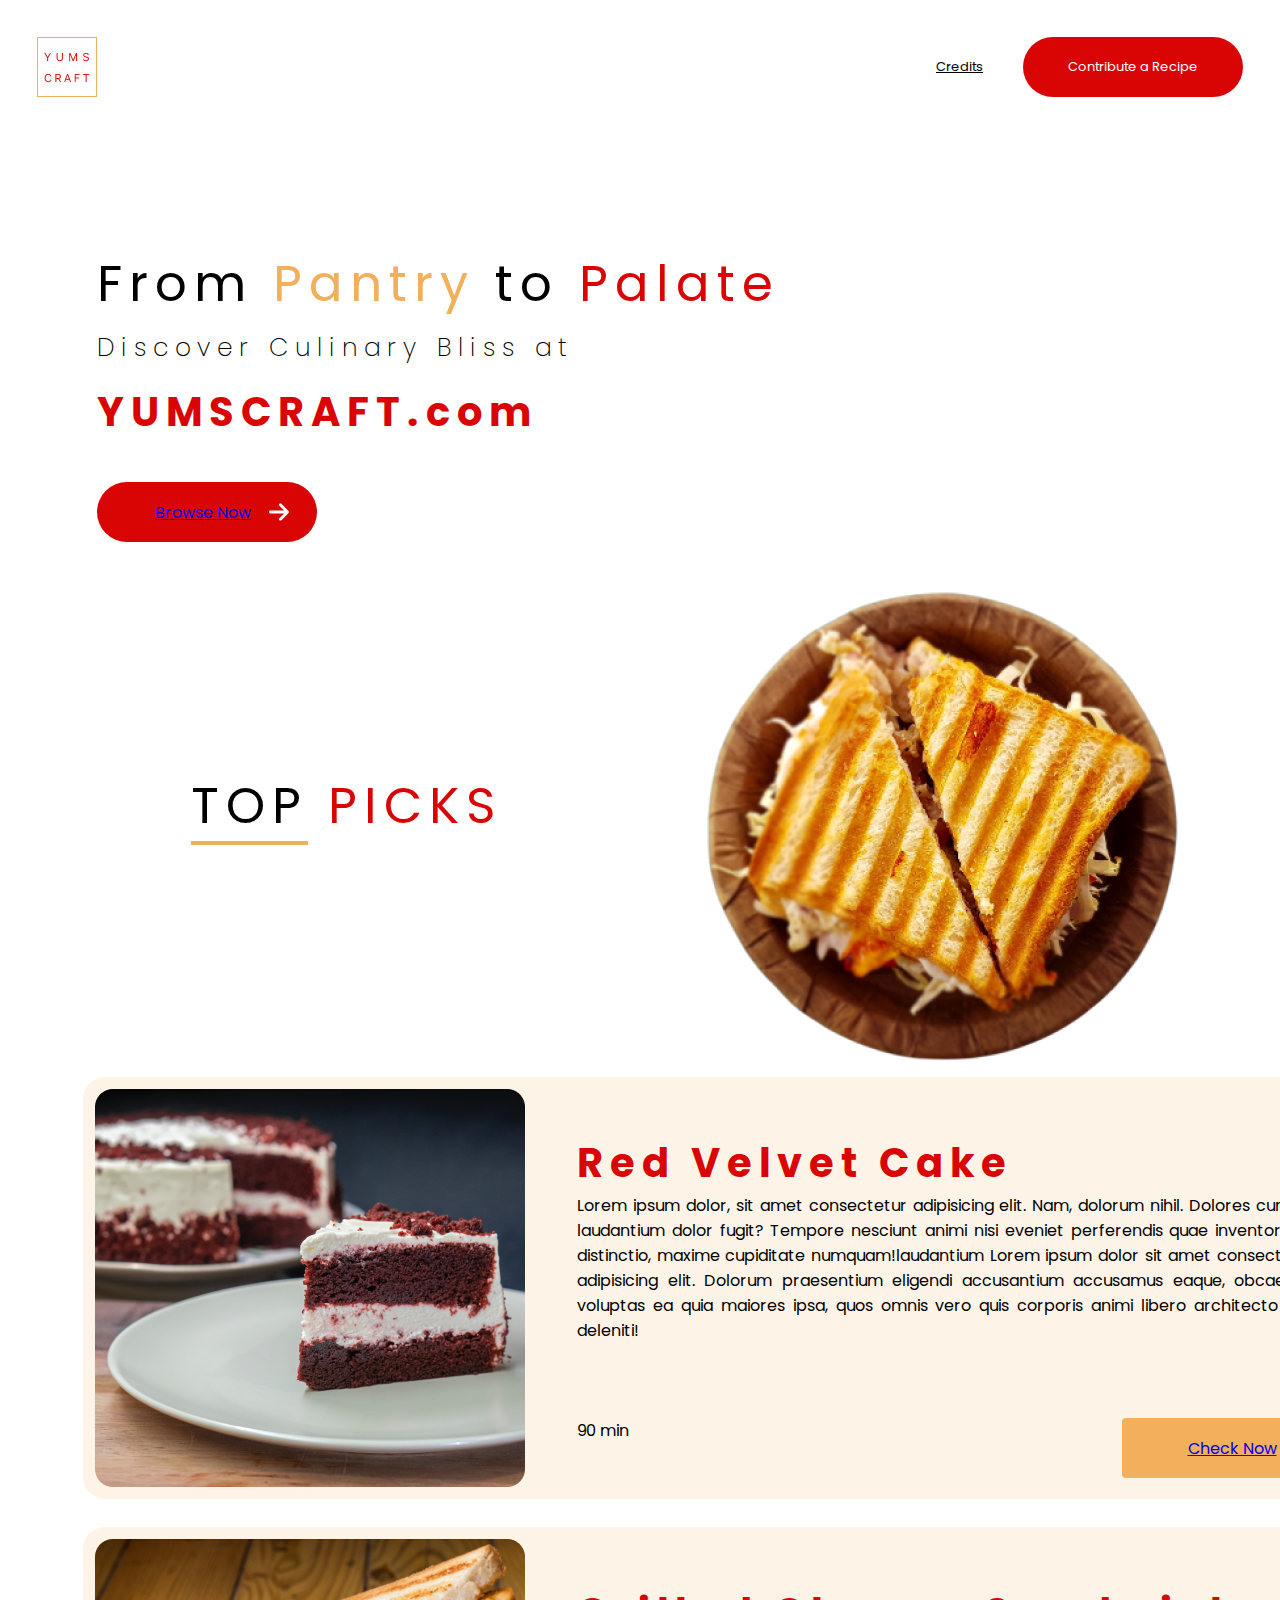
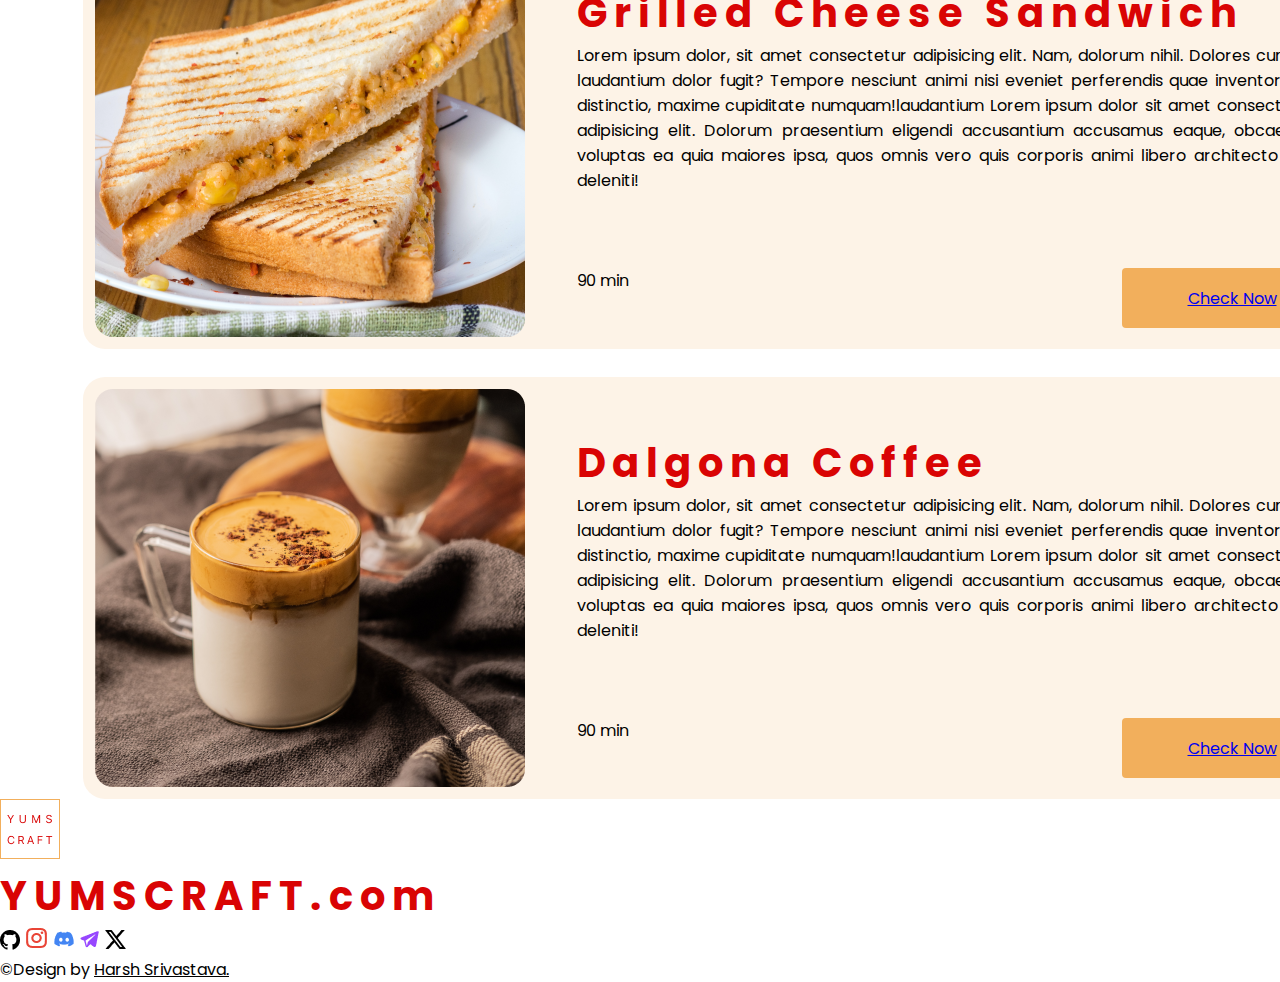
<file: index.html>
<!DOCTYPE html>
<html lang="en">
<head>
    <meta charset="UTF-8">
    <meta name="viewport" content="width=device-width, initial-scale=1.0">
    <title>Food Recipes | Odin Project</title>
    <link rel="stylesheet" href="stylesheet.css">
    <link rel="preconnect" href="https://fonts.googleapis.com">
<link rel="preconnect" href="https://fonts.gstatic.com" crossorigin>
<link href="https://fonts.googleapis.com/css2?family=Poppins:wght@200;300;400;700&display=swap" rel="stylesheet">
</head>
<body>
    <header>
        <nav>
            <img src="images/logos/logo.png" alt="company logo" id="logo">
            <ul>
                <li> <a href="./recipes/credits.html" style="color: black;">Credits</a></li>
                <li><button class="button">Contribute a Recipe</button></li>
            </ul>
        </nav>

        <div class="left">
                <h1>From <span style="color: #F2AF5C;">Pantry</span> to <span style="color: #D90404;">Palate</span></h1>
                <h3>Discover Culinary Bliss at</h3>
                <h2><span style="color: #D90404;">YUMSCRAFT.com</span></h2>
                <button class="button" id="browse"><a href="#recommendation">Browse Now</a> <span id="arrow"><svg xmlns="http://www.w3.org/2000/svg" height="24" width="20" viewBox="0 0 448 512"><!--!Font Awesome Free 6.5.1 by @fontawesome - https://fontawesome.com License - https://fontawesome.com/license/free Copyright 2024 Fonticons, Inc.--><path fill="#ffffff" d="M438.6 278.6c12.5-12.5 12.5-32.8 0-45.3l-160-160c-12.5-12.5-32.8-12.5-45.3 0s-12.5 32.8 0 45.3L338.8 224 32 224c-17.7 0-32 14.3-32 32s14.3 32 32 32l306.7 0L233.4 393.4c-12.5 12.5-12.5 32.8 0 45.3s32.8 12.5 45.3 0l160-160z"/></svg></span></button>
        </div>
        <div class="right">
            <img src="./images/headerimg.png" alt="headerimage">
        </div>
    </header>
    <section id="recommendation">
        <h1><span id="top">Top</span> <span style="color: #D90404;">Picks</span></h1>
        <div class="item" id="one">
            <img src="./images/redvelvetcake.png" alt="Red Velvet Cake Image">
            <div class="right">
                <h2><span style="color: #D90404;">Red Velvet Cake</span></h2>
                <p>Lorem ipsum dolor, sit amet consectetur adipisicing elit. Nam, dolorum nihil. Dolores cum sit laudantium dolor fugit? Tempore nesciunt animi nisi eveniet perferendis quae inventore et distinctio, maxime cupiditate numquam!laudantium Lorem ipsum dolor sit amet consectetur adipisicing elit. Dolorum praesentium eligendi accusantium accusamus eaque, obcaecati voluptas ea quia maiores ipsa, quos omnis vero quis corporis animi libero architecto iure deleniti!</p>
                <br><br><br><br>
                <p style="display: inline-flex; width: auto;">90 min</p>
                <button class="button"><a href="./recipes/red-velvet.html">Check Now</a></button>
            </div>
        </div>
        <div class="item" id="one">
            <img src="./images/sandwich.png" alt="Sandwich Image">
            <div class="right">
                <h2><span style="color: #D90404;">Grilled Cheese Sandwich</span></h2>
                <p>Lorem ipsum dolor, sit amet consectetur adipisicing elit. Nam, dolorum nihil. Dolores cum sit laudantium dolor fugit? Tempore nesciunt animi nisi eveniet perferendis quae inventore et distinctio, maxime cupiditate numquam!laudantium Lorem ipsum dolor sit amet consectetur adipisicing elit. Dolorum praesentium eligendi accusantium accusamus eaque, obcaecati voluptas ea quia maiores ipsa, quos omnis vero quis corporis animi libero architecto iure deleniti!</p>
                <br><br><br><br>
                <p style="display: inline-flex; width: auto;">90 min</p>
                <button class="button"><a href="./recipes/cheese-sandwich.html">Check Now</a></button>
            </div>
        </div>
        <div class="item" id="one">
            <img src="./images/coffee.png" alt="Coffee Image">
            <div class="right">
                <h2><span style="color: #D90404;">Dalgona Coffee</span></h2>
                <p>Lorem ipsum dolor, sit amet consectetur adipisicing elit. Nam, dolorum nihil. Dolores cum sit laudantium dolor fugit? Tempore nesciunt animi nisi eveniet perferendis quae inventore et distinctio, maxime cupiditate numquam!laudantium Lorem ipsum dolor sit amet consectetur adipisicing elit. Dolorum praesentium eligendi accusantium accusamus eaque, obcaecati voluptas ea quia maiores ipsa, quos omnis vero quis corporis animi libero architecto iure deleniti!</p>
                <br><br><br><br>
                <p style="display: inline-flex; width: auto;">90 min</p>
                <button class="button"><a href="./recipes/red-velvet.html">Check Now</a></button>
            </div>
        </div>
    </section>

    <footer>
        <div class="footer-left">
            <img src="images/logos/logo.png" alt="company logo" id="logo">
            <div class="footer-data">
                <h2><span style="color: #D90404;">YUMSCRAFT.com</span></h2>
                <div class="socials">
                  <img src="./images/logos/githuhb.png" alt="">
                  <img src="./images/logos/insta.png" alt="">
                  <img src="./images/logos/discord.png" alt="">
                  <img src="./images/logos/telegram.png" alt="">
                  <img src="./images/logos/x.png" alt="">
                </div>
            </div>
        </div>
        <div class="footer-right">
            <p>©Design by <a href="https://github.com/harshcsrivastava/" style="color: black;">Harsh Srivastava.</a></p>
        </div>
    </footer>
<!-- 
    <br><br><br>
    <ul>
        <li><a href="./recipes/cheese-sandwich.html">Grilled Cheese Sandwich Recipes</a></li>
        <li><a href="./recipes/dalgona-coffee.html">Dalgona Coffee Recipes</a></li>
        <li><a href="./recipes/red-velvet.html">Red Velvet Cake Recipes</a></li>
    </ul>
    <div class="card">
        <img src="images/sandwich.jpg" alt="" width="200px">
        <h3>Grilled Cheese Sandwich</h3>
        <p>Everyone needs to know how to make a classic grilled cheese sandwich. Whether you're a beginner cook or an old pro, you'll come back to this top-rated grilled cheese recipe again and again.</p>
    </div>
<img src="./images/shinchan.gif" alt="shinchan eating" width="498px" id="shinchan"> -->
</body>
</html>
</file>
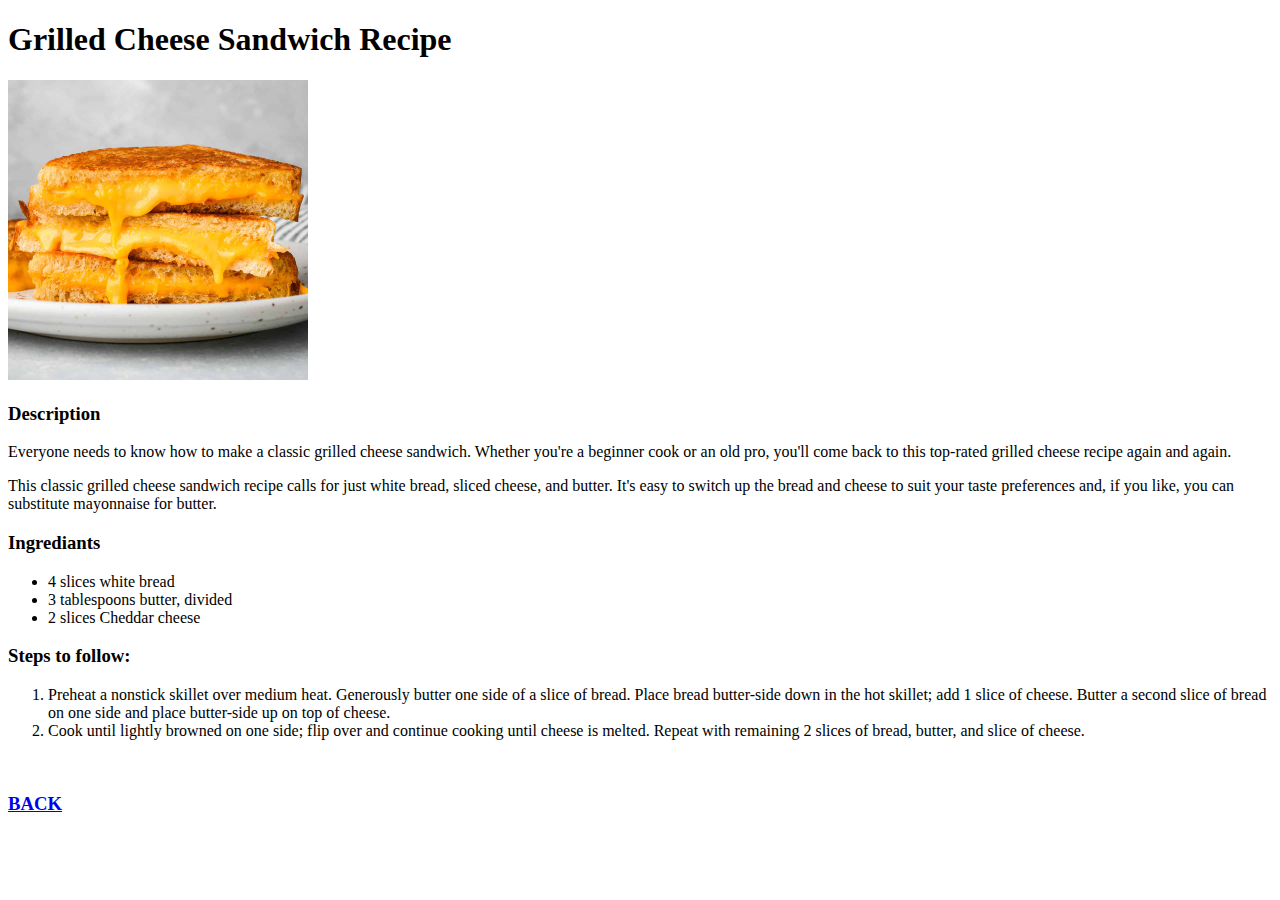
<file: recipes/cheese-sandwich.html>
<!DOCTYPE html>
<html lang="en">
<head>
    <meta charset="UTF-8">
    <meta name="viewport" content="width=device-width, initial-scale=1.0">
    <title>Grilled Cheese Sandwich Recipe</title>
</head>
<body>
    <h1>Grilled Cheese Sandwich Recipe</h1>
    <img src="../images/sandwich.jpg" alt="Grilled Cheese Sandwich" height="300px">
    <div>
        <h3>Description</h3>
    <p>Everyone needs to know how to make a classic grilled cheese sandwich. Whether you're a beginner cook or an old pro, you'll come back to this top-rated grilled cheese recipe again and again.</p>

    <p>This classic grilled cheese sandwich recipe calls for just white bread, sliced cheese, and butter. It's easy to switch up the bread and cheese to suit your taste preferences and, if you like, you can substitute mayonnaise for butter.</p>
    </div>

    <div>
        <h3>Ingrediants</h3>
        <ul>
            <li>4 slices white bread</li>
            <li>3 tablespoons butter, divided</li>
            <li>2 slices Cheddar cheese</li>
        </ul>
    </div>

    <div>
        <h3>Steps to follow:</h3>
        <ol>
            <li>Preheat a nonstick skillet over medium heat. Generously butter one side of a slice of bread. Place bread butter-side down in the hot skillet; add 1 slice of cheese. Butter a second slice of bread on one side and place butter-side up on top of cheese.</li>
            <li>Cook until lightly browned on one side; flip over and continue cooking until cheese is melted. Repeat with remaining 2 slices of bread, butter, and slice of cheese.</li>
        </ol>
    </div>
    <br>
    <h3><a href="../index.html">BACK</a></h3>
</body>
</html>
</file>
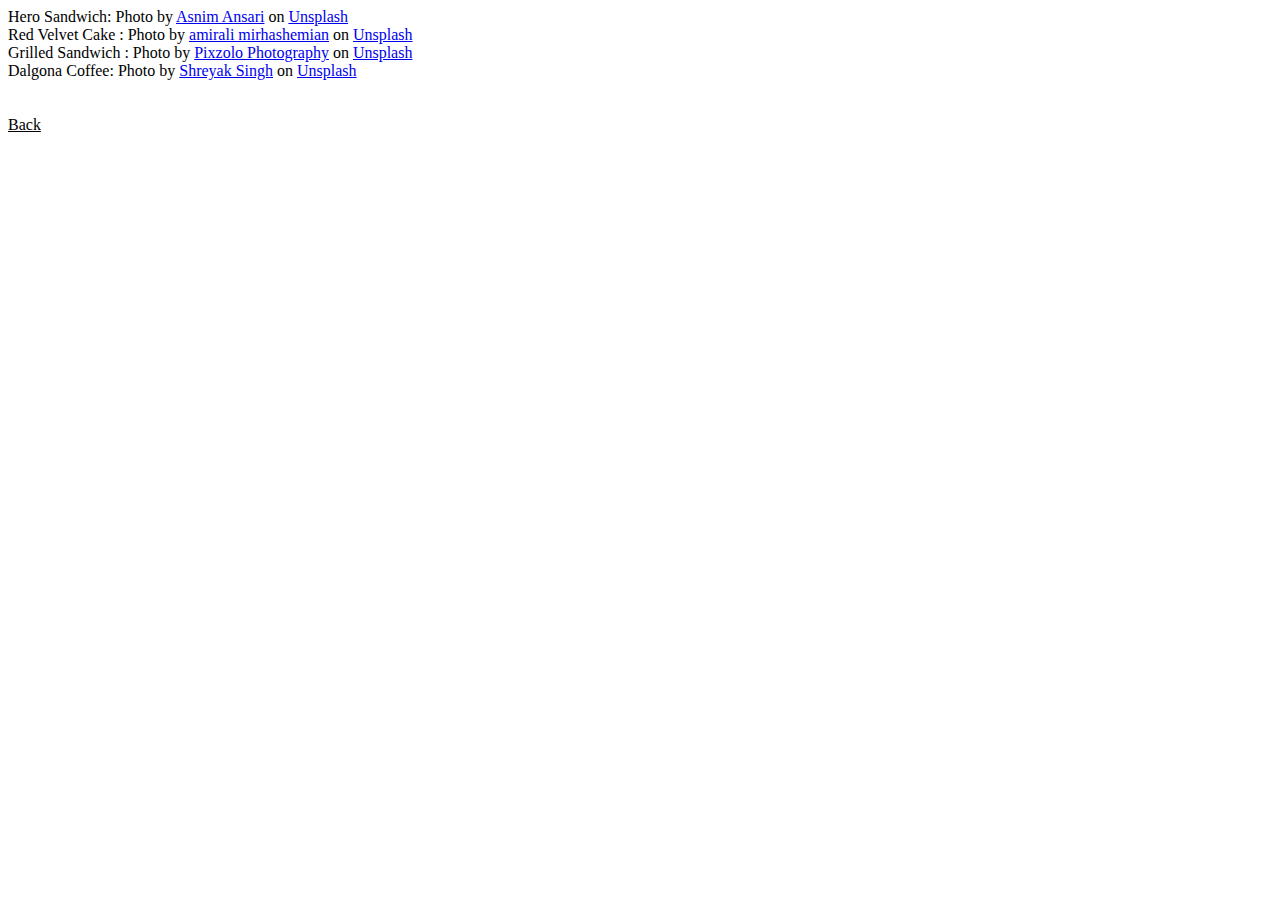
<file: recipes/credits.html>
<!DOCTYPE html>
<html lang="en">
<head>
    <meta charset="UTF-8">
    <meta name="viewport" content="width=device-width, initial-scale=1.0">
    <title>Document</title>
</head>
<body>
    Hero Sandwich: Photo by <a href="https://unsplash.com/@asnimansari?utm_content=creditCopyText&utm_medium=referral&utm_source=unsplash">Asnim Ansari</a> on <a href="https://unsplash.com/photos/two-slices-of-sandwich-on-brown-container-SqYmTDQYMjo?utm_content=creditCopyText&utm_medium=referral&utm_source=unsplash">Unsplash</a>
    <br>
Red Velvet Cake : Photo by <a href="https://unsplash.com/@amir_v_ali?utm_content=creditCopyText&utm_medium=referral&utm_source=unsplash">amirali mirhashemian</a> on <a href="https://unsplash.com/photos/sliced-cake-on-white-ceramic-plate-EfkMkUXs0fU?utm_content=creditCopyText&utm_medium=referral&utm_source=unsplash">Unsplash</a>
  <br>
Grilled Sandwich : Photo by <a href="https://unsplash.com/@pixzolo?utm_content=creditCopyText&utm_medium=referral&utm_source=unsplash">Pixzolo Photography</a> on <a href="https://unsplash.com/photos/bread-with-cheese-fillings-on-white-ceramic-plate-ZB8NK8cB4EE?utm_content=creditCopyText&utm_medium=referral&utm_source=unsplash">Unsplash</a>
  <br>
Dalgona Coffee: Photo by <a href="https://unsplash.com/@shreyaksingh?utm_content=creditCopyText&utm_medium=referral&utm_source=unsplash">Shreyak Singh</a> on <a href="https://unsplash.com/photos/clear-glass-mug-with-brown-liquid-inside-cqCvf25qKDU?utm_content=creditCopyText&utm_medium=referral&utm_source=unsplash">Unsplash</a>
  <br><br><br>
  <a href="../index.html" style="color: black;">Back</a>
</body>
</html>
</file>
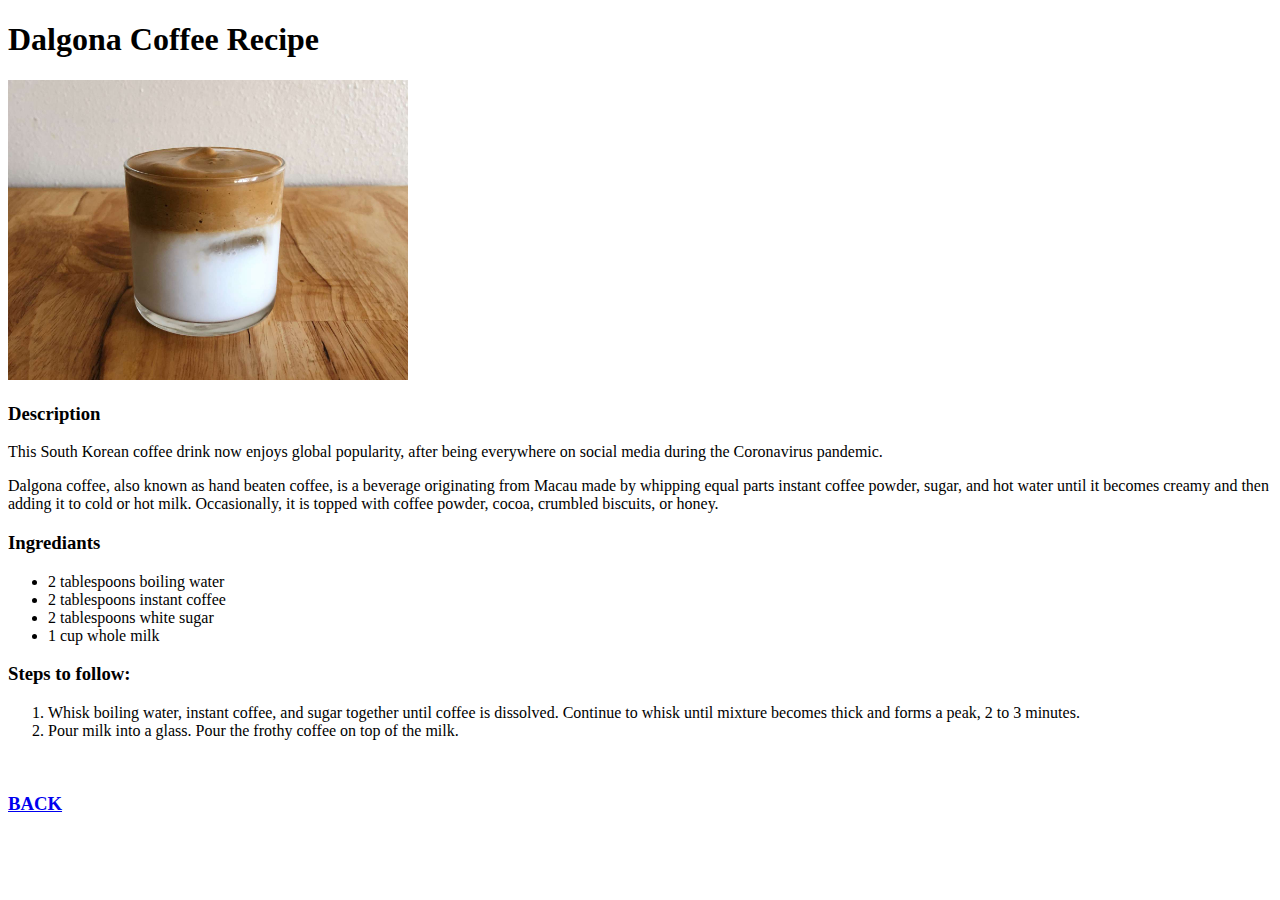
<file: recipes/dalgona-coffee.html>
<!DOCTYPE html>
<html lang="en">
<head>
    <meta charset="UTF-8">
    <meta name="viewport" content="width=device-width, initial-scale=1.0">
    <title>Dalgona Coffee Recipe</title>
</head>
<body>
    <h1>Dalgona Coffee Recipe</h1>
    <img src="../images/dalgonacoffee.jpg" alt="Dalgona Coffee" height="300px">
    <div>
        <h3>Description</h3>
    <p>This South Korean coffee drink now enjoys global popularity, after being everywhere on social media during the Coronavirus pandemic.</p>

    <p>Dalgona coffee, also known as hand beaten coffee, is a beverage originating from Macau made by whipping equal parts instant coffee powder, sugar, and hot water until it becomes creamy and then adding it to cold or hot milk. Occasionally, it is topped with coffee powder, cocoa, crumbled biscuits, or honey.</p>
    </div>

    <div>
        <h3>Ingrediants</h3>
        <ul>
            <li>2 tablespoons boiling water</li>
            <li>2 tablespoons instant coffee</li>
            <li>2 tablespoons white sugar</li>
            <li>1 cup whole milk</li>
        </ul>
    </div>

    <div>
        <h3>Steps to follow:</h3>
        <ol>
             <li>Whisk boiling water, instant coffee, and sugar together until coffee is dissolved. Continue to whisk until mixture becomes thick and forms a peak, 2 to 3 minutes.</li>
             <li>Pour milk into a glass. Pour the frothy coffee on top of the milk.</li>
        </ol>
    </div>
    <br>
    <h3><a href="../index.html">BACK</a></h3>
</body>
</html>
</file>
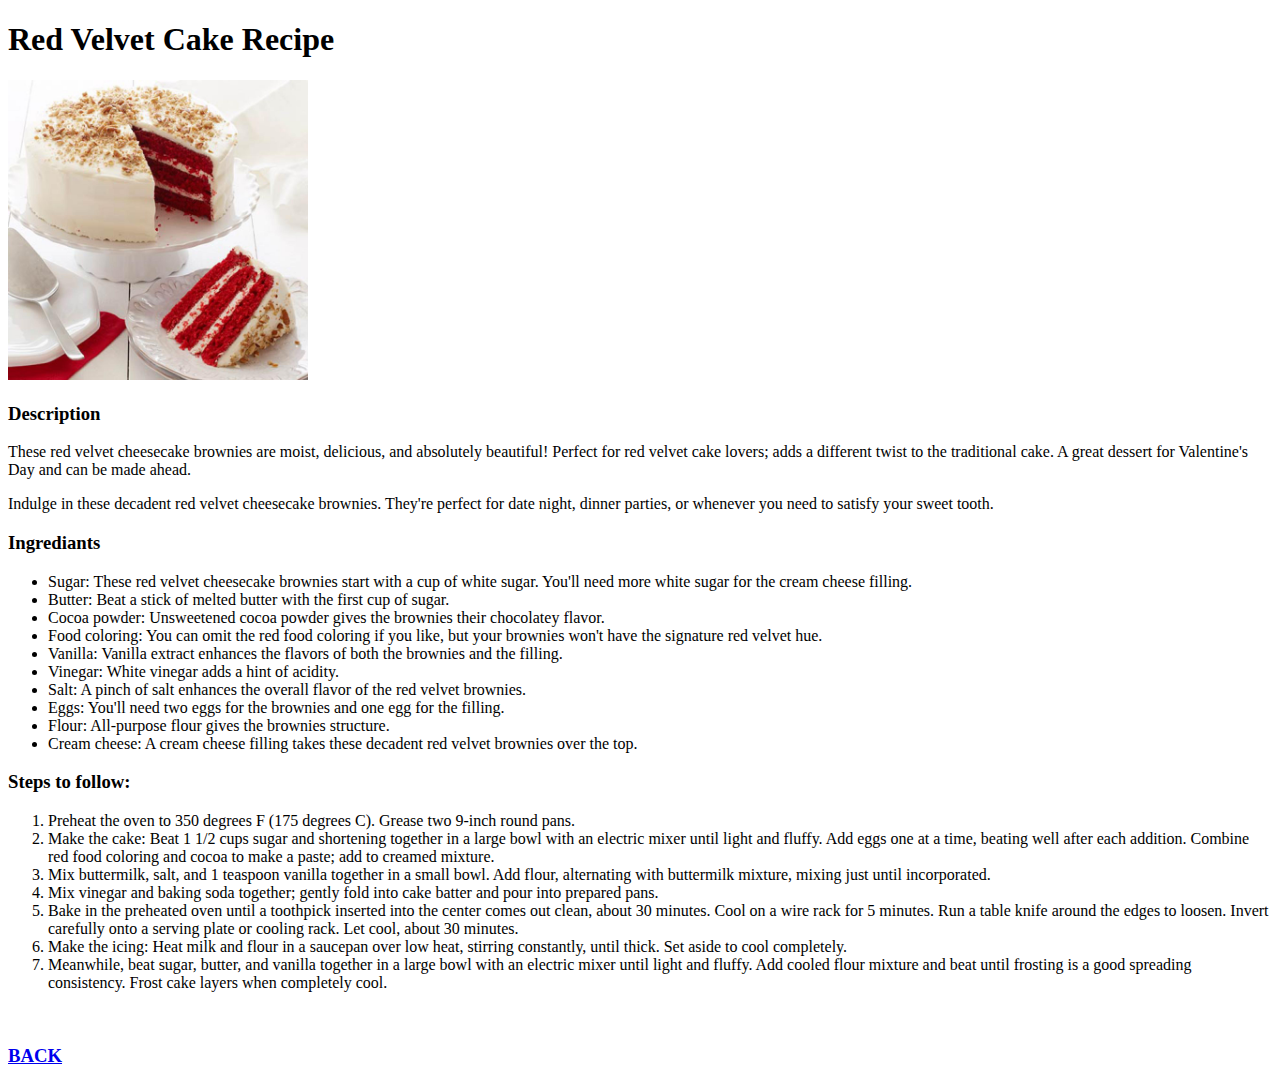
<file: recipes/red-velvet.html>
<!DOCTYPE html>
<html lang="en">
<head>
    <meta charset="UTF-8">
    <meta name="viewport" content="width=device-width, initial-scale=1.0">
    <title>Red Velvet Cake Recipe</title>
</head>
<body>
    <h1>Red Velvet Cake Recipe</h1>
    <img src="../images/redvelvet.jpeg" alt="Red velvet cake" height="300px">
    <div>
        <h3>Description</h3>
    <p>These red velvet cheesecake brownies are moist, delicious, and absolutely beautiful! Perfect for red velvet cake lovers; adds a different twist to the traditional cake. A great dessert for Valentine's Day and can be made ahead.</p>

    <p>Indulge in these decadent red velvet cheesecake brownies. They're perfect for date night, dinner parties, or whenever you need to satisfy your sweet tooth.</p>
    </div>

    <div>
        <h3>Ingrediants</h3>
        <ul>
            <li>Sugar: These red velvet cheesecake brownies start with a cup of white sugar. You'll need more white sugar for the cream cheese filling.</li>
            <li>Butter: Beat a stick of melted butter with the first cup of sugar.</li>
            <li>Cocoa powder: Unsweetened cocoa powder gives the brownies their chocolatey flavor.</li>
            <li>Food coloring: You can omit the red food coloring if you like, but your brownies won't have the signature red velvet hue.</li>
            <li>Vanilla: Vanilla extract enhances the flavors of both the brownies and the filling.</li>
            <li>Vinegar: White vinegar adds a hint of acidity.</li>

            <li>Salt: A pinch of salt enhances the overall flavor of the red velvet brownies.</li>
            <li>Eggs: You'll need two eggs for the brownies and one egg for the filling.</li>
            <li>Flour: All-purpose flour gives the brownies structure.</li>
            <li>Cream cheese: A cream cheese filling takes these decadent red velvet brownies over the top.</li>
        </ul>
    </div>

    <div>
        <h3>Steps to follow:</h3>
        <ol>
             <li>Preheat the oven to 350 degrees F (175 degrees C). Grease two 9-inch round pans.</li>
             <li>Make the cake: Beat 1 1/2 cups sugar and shortening together in a large bowl with an electric mixer until light and fluffy. Add eggs one at a time, beating well after each addition. Combine red food coloring and cocoa to make a paste; add to creamed mixture.</li>
             <li>Mix buttermilk, salt, and 1 teaspoon vanilla together in a small bowl. Add flour, alternating with buttermilk mixture, mixing just until incorporated.</li>
             <li>Mix vinegar and baking soda together; gently fold into cake batter and pour into prepared pans.</li>
             <li>Bake in the preheated oven until a toothpick inserted into the center comes out clean, about 30 minutes. Cool on a wire rack for 5 minutes. Run a table knife around the edges to loosen. Invert carefully onto a serving plate or cooling rack. Let cool, about 30 minutes.</li>
             <li>Make the icing: Heat milk and flour in a saucepan over low heat, stirring constantly, until thick. Set aside to cool completely.</li>
             <li>Meanwhile, beat sugar, butter, and vanilla together in a large bowl with an electric mixer until light and fluffy. Add cooled flour mixture and beat until frosting is a good spreading consistency. Frost cake layers when completely cool.</li>
        </ol>
    </div>
    <br>
    <h3><a href="../index.html">BACK</a></h3>
</body>
</html>
</file>
<file: stylesheet.css>
*{
    font-family: 'Poppins', sans-serif;
    font-size: 100%;
    margin: 0;
}
header{
    height: 768px;
    /* border: 4px solid springgreen; */
}

/*Nav Bar Styling */
ul li{
    list-style-type: none;
    display: inline-block;
    margin-right: 37px;
}
nav{
    height: 97px;
    margin-bottom: 83px;
}
nav #logo{
    text-align: left;
    margin-top: 37px;
    margin-left: 37px;
    display: inline;
}
.button{
    text-decoration: none;
    width: 220px;
    height: 60px;
    background-color: #D90404;
    border-radius: 30px;
    color: white;
    border: none;
    cursor: pointer;
}
nav ul{
    float: right;
    margin-top: 37px;
    overflow: hidden;
    font-size: 0.8125em;
    
}

/* Content Styling */
/* Left Hand Side */
h1{
    font-weight: 400;
    font-size: 3.125em;
    margin-bottom: 7px;
    letter-spacing: 7px;
}
h2{
    font-weight: 700;
    font-size: 2.5em;
    letter-spacing: 7px;
}
h3{
    font-weight: 200;
    font-size: 1.5625em;
    margin-bottom: 15px;
    letter-spacing: 7px;
}
header .left{
    margin-left: 97px;
    margin-top: 66px;
    display: inline-block;
}
#browse{
    margin-top: 40px;
    padding-top: 7px;
    padding-left: 40px;
}
#arrow{
    float: right;
   margin-right: 22px;
}
/* Right Hand Side */
header .right{
    float: right;
    margin-right: 87px;
}
/* Layer Second */
section h1{
    text-align: center;
    text-transform: uppercase;
}
#top{
    border-bottom: 4px solid #F2AF5C;
    position: relative;
}
/* Section First */
section{
    text-align: center;
}

.item{
    background-color: #FDF3E7;
    padding: 12px;    
    display: flex;
    max-width: 1274px;
    width: 100%;
    max-height: 424px;
    height: 100%;
    margin-top: 28px;
    margin-left: 83px;
    border-radius: 22px;    
    text-align: left;
    position: relative;
}
.item img{
    height: auto;
    max-width: 430px;
    width: 100%;
    margin-right: 52px;
}
.item .button{
    background-color: #F2AF5C;
    border-radius: 4px;
    position: absolute;
    right: 39px;
}
.right{
    display: inline-block;
    margin-top: 44px;
}
.right p{
    display: inline-block;
    max-width: 738px;
    width: 100%;
    max-height: 164px;
    text-align: justify;
    height: auto;
}
.card{
    display: inline-block;
    width: 33%;
    border: blue solid 2px;
    border-radius: 10px;
}
.card img{
    width: 100%;
    border-radius: 10px 10px 0px 0px;
}
#shinchan{
    display: block;
    
}
</file>
